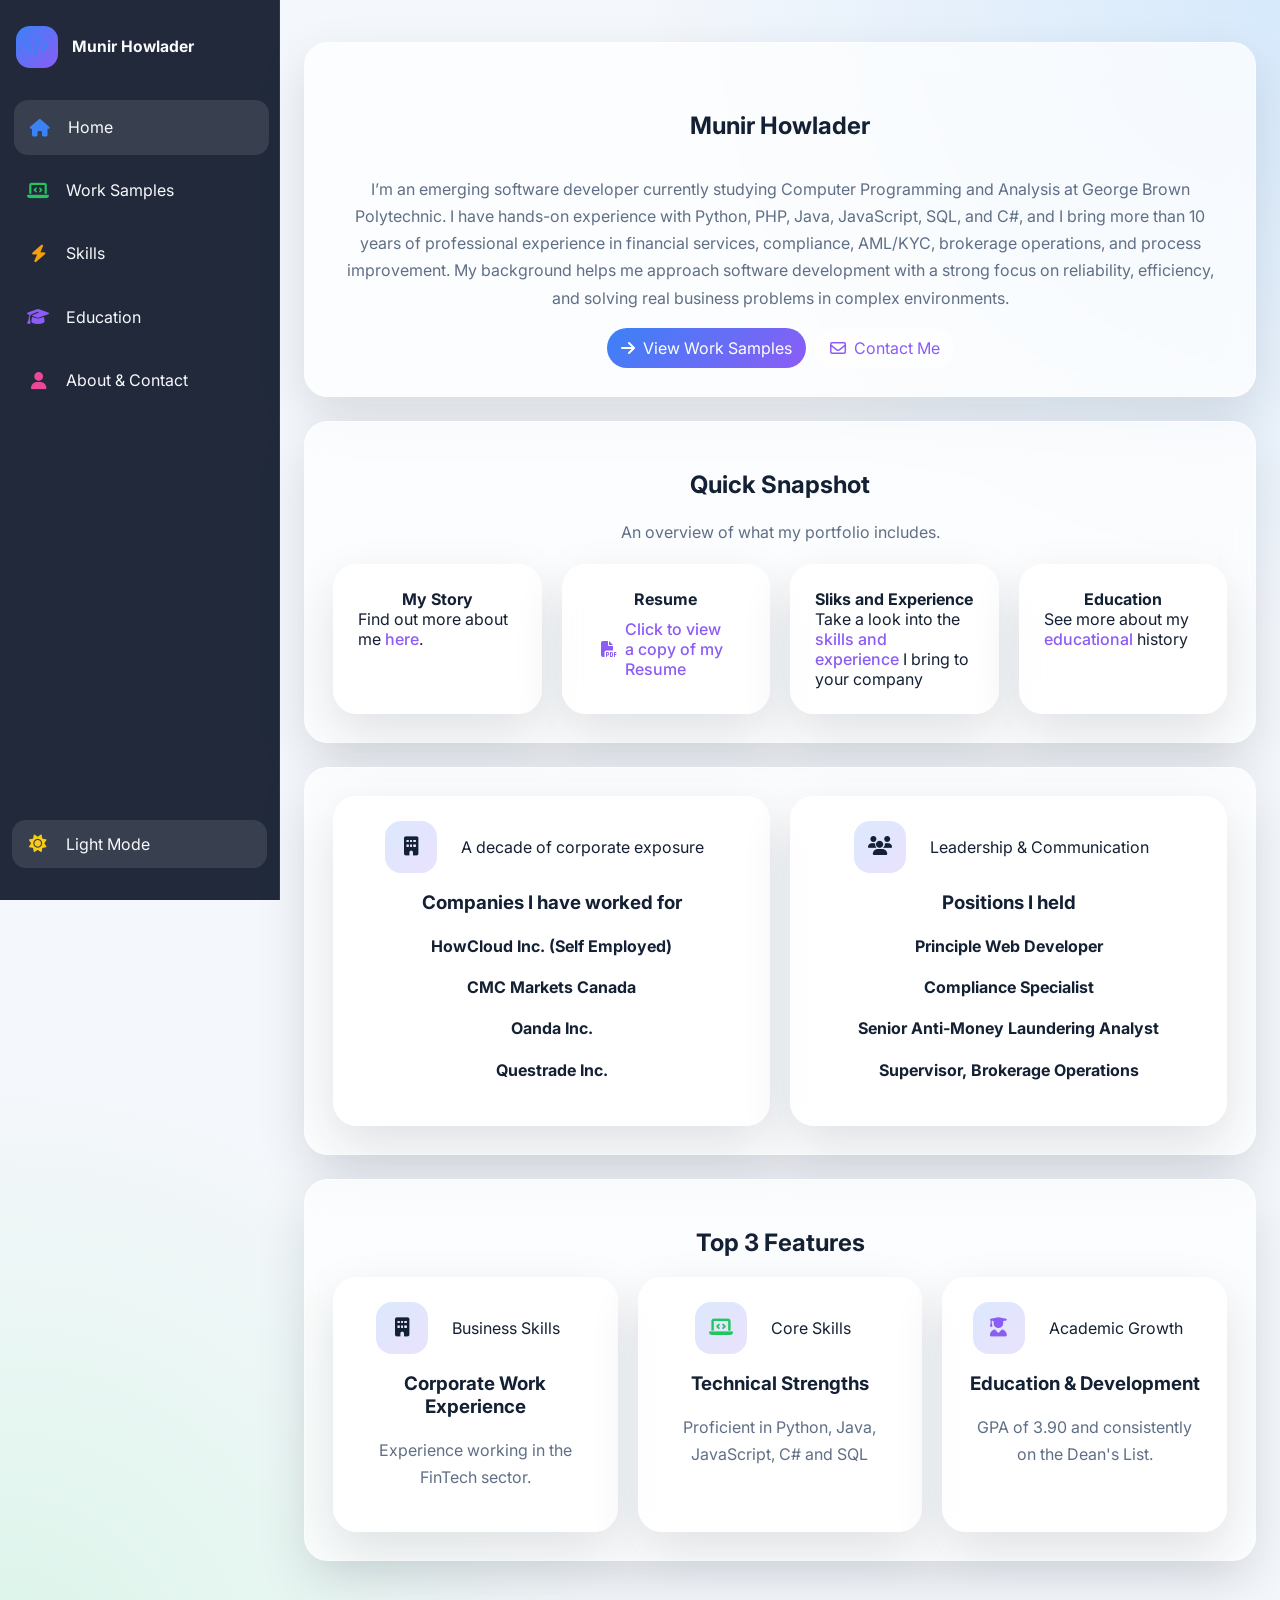
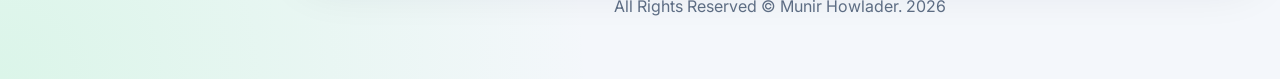
<file: index.html>
<!DOCTYPE html>
<html lang="en">
<head>
  <meta charset="UTF-8">
  <meta name="viewport" content="width=device-width, initial-scale=1.0">
  <title>Portfolio | Home</title>
  <link rel="preconnect" href="https://fonts.googleapis.com">
  <link rel="preconnect" href="https://fonts.gstatic.com" crossorigin>
  <link href="https://fonts.googleapis.com/css2?family=Inter:wght@400;500;600;700;800&display=swap" rel="stylesheet">
  <link rel="stylesheet" href="https://cdnjs.cloudflare.com/ajax/libs/font-awesome/6.5.2/css/all.min.css">
  <link rel="stylesheet" href="styles.css">
</head>
<body>
  <div class="page-shell">
    <aside class="sidebar">
      <div class="brand">
        <div class="brand-badge"><i class="fa-solid fa-code"></i></div>
        <div class="brand-text">
          <strong>Munir Howlader</strong>
          
        </div>
      </div>
      <ul class="nav-menu">
        <li class="nav-item"><a class="nav-link active" href="index.html"><i class="fa-solid fa-house"></i><span class="nav-label">Home</span></a></li>
        <li class="nav-item"><a class="nav-link" href="work-sample.html"><i class="fa-solid fa-laptop-code"></i><span class="nav-label">Work Samples</span></a></li>
        <li class="nav-item"><a class="nav-link" href="skills.html"><i class="fa-solid fa-bolt"></i><span class="nav-label">Skills</span></a></li>
        <li class="nav-item"><a class="nav-link" href="education.html"><i class="fa-solid fa-graduation-cap"></i><span class="nav-label">Education</span></a></li>
        <li class="nav-item"><a class="nav-link" href="aboutme.html"><i class="fa-solid fa-user"></i><span class="nav-label">About & Contact</span></a></li>
      </ul>
  
    <div class="theme-wrap">
    <button class="theme-toggle" type="button" onclick="toggleTheme()" aria-label="Toggle theme">
        <i class="fa-solid fa-sun"></i>
        <span class="theme-label">Toggle Theme</span>
    </button>
    </div>
        </aside>

    <main class="page-content">
      <div class="container">
        <section class="hero reveal">
          <div class="kicker"><i class="fa-solid fa-sparkles"></i> </div>
          <h1 class="gradient-text">Munir Howlader</h1>
          <p>I’m an emerging software developer currently studying Computer Programming and Analysis at George Brown Polytechnic. I have hands-on experience with Python, PHP, Java, JavaScript, SQL, and C#, and I bring more than 10 years of professional experience in financial services, compliance, AML/KYC, brokerage operations, and process improvement. My background helps me approach software development with a strong focus on reliability, efficiency, and solving real business problems in complex environments.</p>
          <div class="cta-row">
            <a class="btn btn-primary" href="work-sample.html"><i class="fa-solid fa-arrow-right"></i> View Work Samples</a>
            <a class="btn btn-secondary" href="aboutme.html"><i class="fa-regular fa-envelope"></i> Contact Me</a>
          </div>
        </section>

        <section class="section reveal delay-1">
          <div class="section-header">
            <h2>Quick Snapshot</h2>
            <p class="muted">An overview of what my portfolio includes.</p>
          </div>
          <div class="quick-stats">
            <article class="stat-card">
              <strong>My Story</strong>
              <span>Find out more about me <a href="aboutme.html">here</a>.</span>
            </article>
            <article class="stat-card">
              <strong>Resume</strong>
              <a class="btn btn-secondary" href="files/resume.pdf" target="_blank">
            <i class="fa-solid fa-file-pdf"></i> Click to view a copy of my Resume
            </a> 
            </article>
            <article class="stat-card">
              <strong>Sliks and Experience</strong>
              <span>Take a look into the <a href="skills.html">skills and experience</a> I bring to your company</span>
            </article>

            <article class="stat-card">
              <strong>Education</strong>
              <span>See more about my <a href="education.html">educational</a> history</span>
            </article>
          </div>
        </section>

        <section class="section two-col reveal delay-2">
          <article class="panel info-card">
            <div class="card-top">
              <div class="icon-box floaty"><i class="fa-solid fa-building"></i></div>
              <span class="chip">A decade of corporate exposure</span>
            </div>
            <h3>Companies I have worked for</h3>
            <h4>HowCloud Inc. (Self Employed)</h4>
            <h4>CMC Markets Canada</h4>
            <h4>Oanda Inc.</h4>
            <h4>Questrade Inc.</h4>            
          </article>

          <article class="panel info-card">
            <div class="card-top">
              <div class="icon-box floaty"><i class="fa-solid fa-users"></i></div>
              <span class="chip">Leadership & Communication </span>
            </div>
            <h3>Positions I held</h3>
            <h4>Principle Web Developer</h4>
            <h4>Compliance Specialist</h4>
            <h4>Senior Anti-Money Laundering Analyst</h4>
            <h4>Supervisor, Brokerage Operations</h4>  
          </article>
        </section>

        <section class="section reveal delay-3">
          <div class="section-header">
            <h2>Top 3 Features</h2>
             </div>
          <div class="card-grid">
            <article class="project-card">
              <div class="card-top">
                <div class="icon-box"><i class="fa-solid fa-building"></i></div>
                <span class="chip">Business Skills</span>
              </div>
              <h3>Corporate Work Experience</h3>
              <p>Experience working in the FinTech sector.</p>
            </article>
            <article class="project-card">
              <div class="card-top">
                <div class="icon-box"><i class="fa-solid fa-laptop-code"></i></div>
                <span class="chip">Core Skills</span>
              </div>
              <h3>Technical Strengths</h3>
              <p>Proficient in Python, Java, JavaScript, C# and SQL</p>
            </article>
            <article class="project-card">
              <div class="card-top">
                <div class="icon-box"><i class="fa-solid fa-user-graduate"></i></div>
                <span class="chip">Academic Growth</span>
              </div>
              <h3>Education & Development</h3>
              <p>GPA of 3.90 and consistently on the Dean's List.</p>
            </article>
          </div>
        </section>

        <p class="footer-note">All Rights Reserved &copy; Munir Howlader. 2026</p>
      </div>
    </main>
  </div>


<script src="script.js"></script>
</body>
</html>
</file>
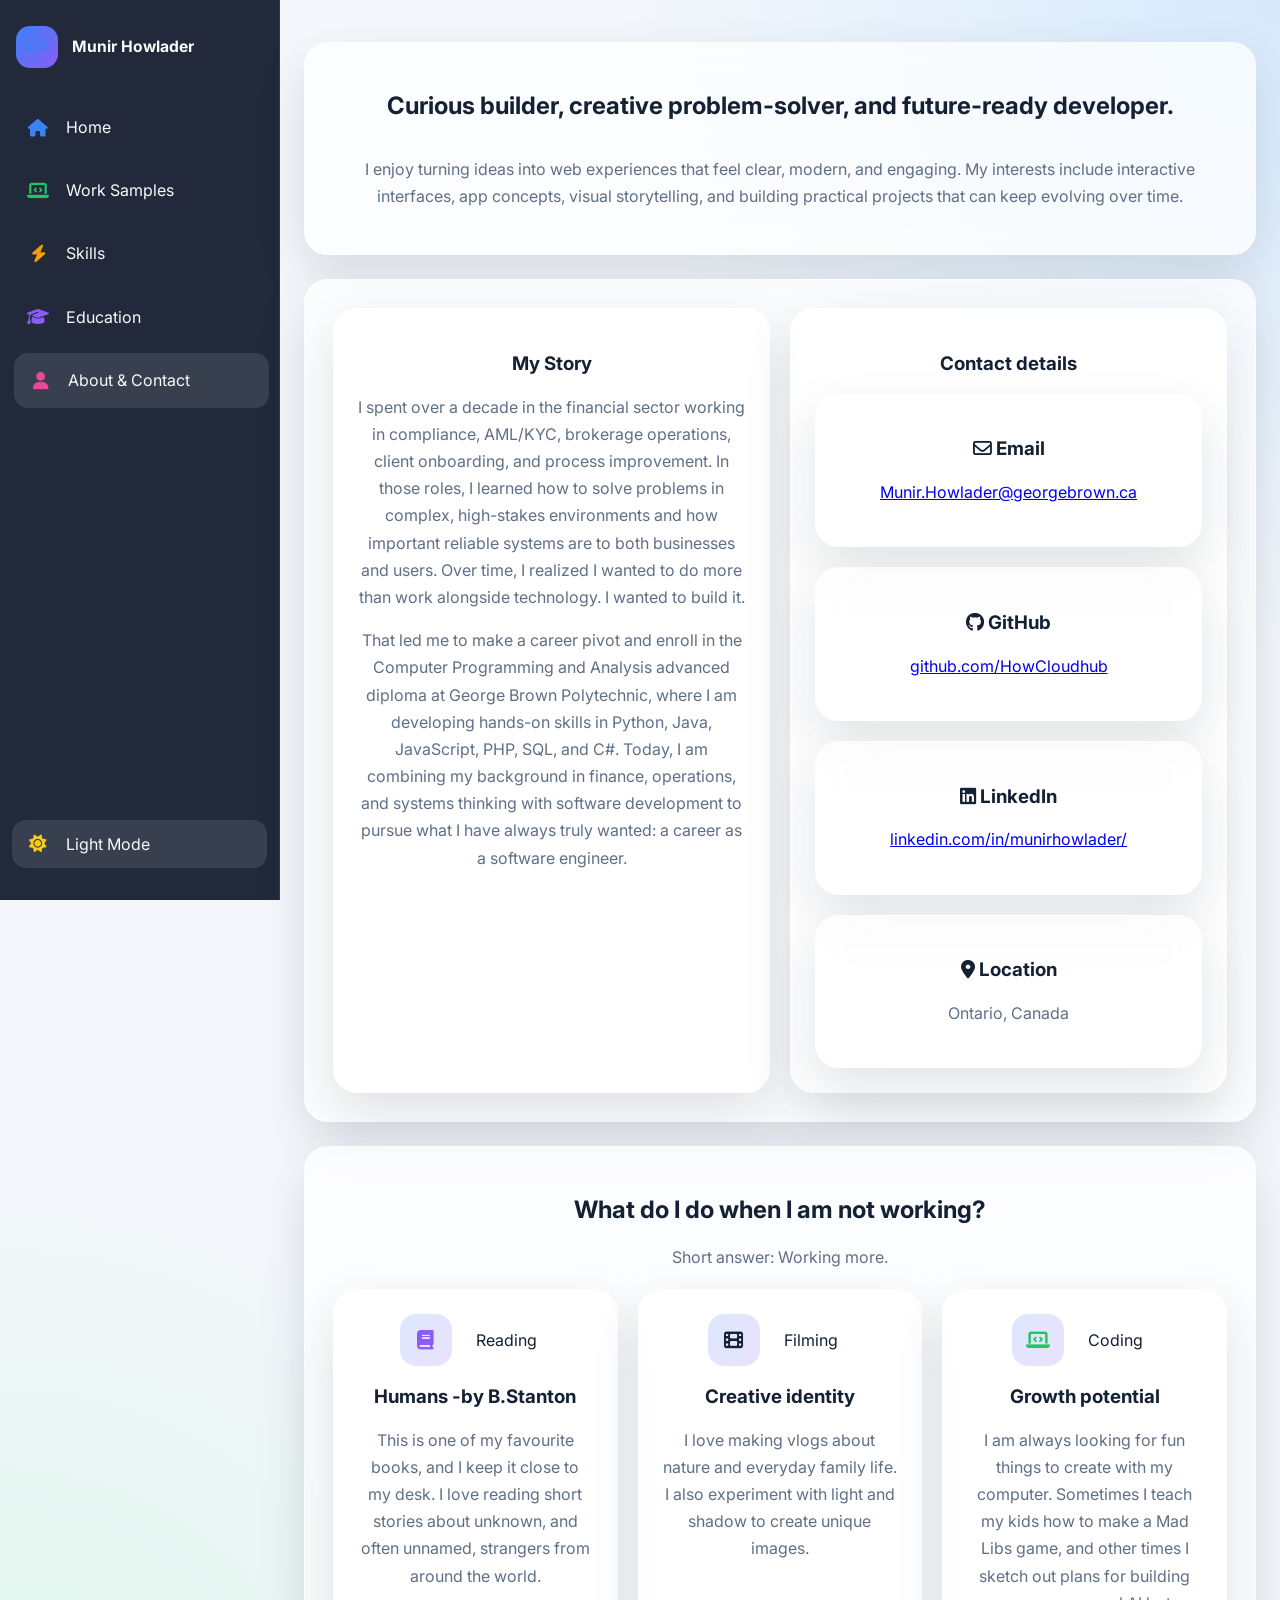
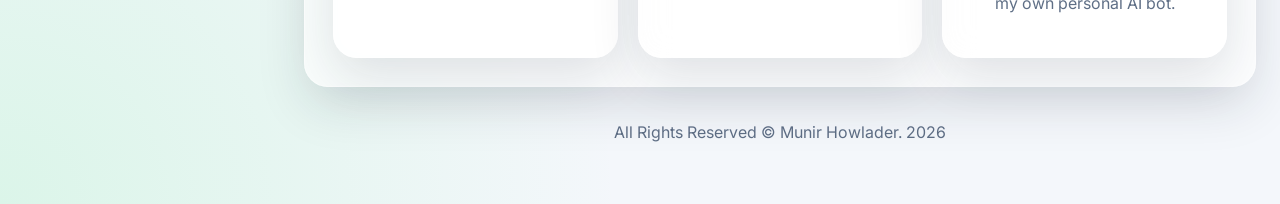
<file: aboutme.html>
<!DOCTYPE html>
<html lang="en">
<head>
  <meta charset="UTF-8">
  <meta name="viewport" content="width=device-width, initial-scale=1.0">
  <title>Portfolio | About Me</title>
  <link rel="preconnect" href="https://fonts.googleapis.com">
  <link rel="preconnect" href="https://fonts.gstatic.com" crossorigin>
  <link href="https://fonts.googleapis.com/css2?family=Inter:wght@400;500;600;700;800&display=swap" rel="stylesheet">
  <link rel="stylesheet" href="https://cdnjs.cloudflare.com/ajax/libs/font-awesome/6.5.2/css/all.min.css">
  <link rel="stylesheet" href="styles.css">
</head>
<body>
  <aside class="sidebar">
    <div class="brand">
      <div class="brand-badge"><i class="fa-solid fa-code"></i></div>
      <div class="brand-text">
        <strong>Munir Howlader</strong>
              </div>
    </div>
    <ul class="nav-menu">
      <li class="nav-item"><a class="nav-link" href="index.html"><i class="fa-solid fa-house"></i><span class="nav-label">Home</span></a></li>
      <li class="nav-item"><a class="nav-link" href="work-sample.html"><i class="fa-solid fa-laptop-code"></i><span class="nav-label">Work Samples</span></a></li>
      <li class="nav-item"><a class="nav-link" href="skills.html"><i class="fa-solid fa-bolt"></i><span class="nav-label">Skills</span></a></li>
      <li class="nav-item"><a class="nav-link" href="education.html"><i class="fa-solid fa-graduation-cap"></i><span class="nav-label">Education</span></a></li>
      <li class="nav-item"><a class="nav-link active" href="aboutme.html"><i class="fa-solid fa-user"></i><span class="nav-label">About & Contact</span></a></li>
    </ul>

    <div class="theme-wrap">
    <button class="theme-toggle" type="button" onclick="toggleTheme()" aria-label="Toggle theme">
        <i class="fa-solid fa-sun"></i>
        <span class="theme-label">Toggle Theme</span>
    </button>
    </div>
    </aside>

  <main class="page-content">
    <div class="container">
      <section class="hero reveal">
        <h1 class="gradient-text">Curious builder, creative problem-solver, and future-ready developer.</h1>
        <p>I enjoy turning ideas into web experiences that feel clear, modern, and engaging. My interests include interactive interfaces, app concepts, visual storytelling, and building practical projects that can keep evolving over time.</p>
      </section>

      <section class="section two-col reveal delay-1">
        <article class="panel info-card">
          <h3>My Story</h3>
          <p>I spent over a decade in the financial sector working in compliance, AML/KYC, brokerage operations, client onboarding, and process improvement. In those roles, I learned how to solve problems in complex, high-stakes environments and how important reliable systems are to both businesses and users. Over time, I realized I wanted to do more than work alongside technology. I wanted to build it.</p> 
          <p>That led me to make a career pivot and enroll in the Computer Programming and Analysis advanced diploma at George Brown Polytechnic, where I am developing hands-on skills in Python, Java, JavaScript, PHP, SQL, and C#. Today, I am combining my background in finance, operations, and systems thinking with software development to pursue what I have always truly wanted: a career as a software engineer.</p>
          <!-- <ul class="list-clean">
            <li><i class="fa-solid fa-arrow-right"></i><span>Interested in front-end development and user experience</span></li>
            <li><i class="fa-solid fa-arrow-right"></i><span>Enjoy creating portfolio-ready project concepts</span></li>
            <li><i class="fa-solid fa-arrow-right"></i><span>Focused on building a clean professional online presence</span></li>
          </ul> -->
        </article>

        <article class="panel info-card">
          <h3>Contact details</h3>
          <div class="contact-grid">
            <div class="contact-card">
              <h3><i class="fa-regular fa-envelope"></i> Email</h3>
              <p><a href="mailto:Munir.Howlader@georgebrown.ca">Munir.Howlader@georgebrown.ca
</a></p>
            </div>
            <div class="contact-card">
              <h3><i class="fa-brands fa-github"></i> GitHub</h3>
              <p><a href="https://github.com/HowCloudhub" target="_blank">github.com/HowCloudhub</a></p>
            </div>
            <div class="contact-card">
              <h3><i class="fa-brands fa-linkedin"></i> LinkedIn</h3>
              <p><a href="https://www.linkedin.com/in/munirhowlader/" target="_blank">linkedin.com/in/munirhowlader/</a></p>
            </div>
            <div class="contact-card">
              <h3><i class="fa-solid fa-location-dot"></i> Location</h3>
              <p>Ontario, Canada</p>
            </div>
          </div>
        </article>
      </section>

      <section class="section reveal delay-2">
        <div class="section-header">
          <h2>What do I do when I am not working?</h2>
          <p class="muted">Short answer: Working more.</p>
        </div>
        <div class="card-grid">
          <article class="info-card">
            <div class="card-top"><div class="icon-box"><i class="fa-solid fa-book"></i></div><span class="chip">Reading</span></div>
            <h3>Humans -by B.Stanton</h3>
            <p>This is one of my favourite books, and I keep it close to my desk. I love reading short stories about unknown, and often unnamed, strangers from around the world.</p>
          </article>
          <article class="info-card">
            <div class="card-top"><div class="icon-box"><i class="fa-solid fa-film"></i></div><span class="chip">Filming</span></div>
            <h3>Creative identity</h3>
            <p>I love making vlogs about nature and everyday family life. I also experiment with light and shadow to create unique images.</p>
          </article>
          <article class="info-card">
            <div class="card-top"><div class="icon-box"><i class="fa-solid fa-laptop-code"></i></div><span class="chip">Coding</span></div>
            <h3>Growth potential</h3>
            <p>I am always looking for fun things to create with my computer. Sometimes I teach my kids how to make a Mad Libs game, and other times I sketch out plans for building my own personal AI bot.</p>
          </article>
        </div>
      </section>

      <p class="footer-note">All Rights Reserved &copy; Munir Howlader. 2026 </p>
    </div>
  </main>

<script src="script.js"></script>
</body>
</html>
</file>
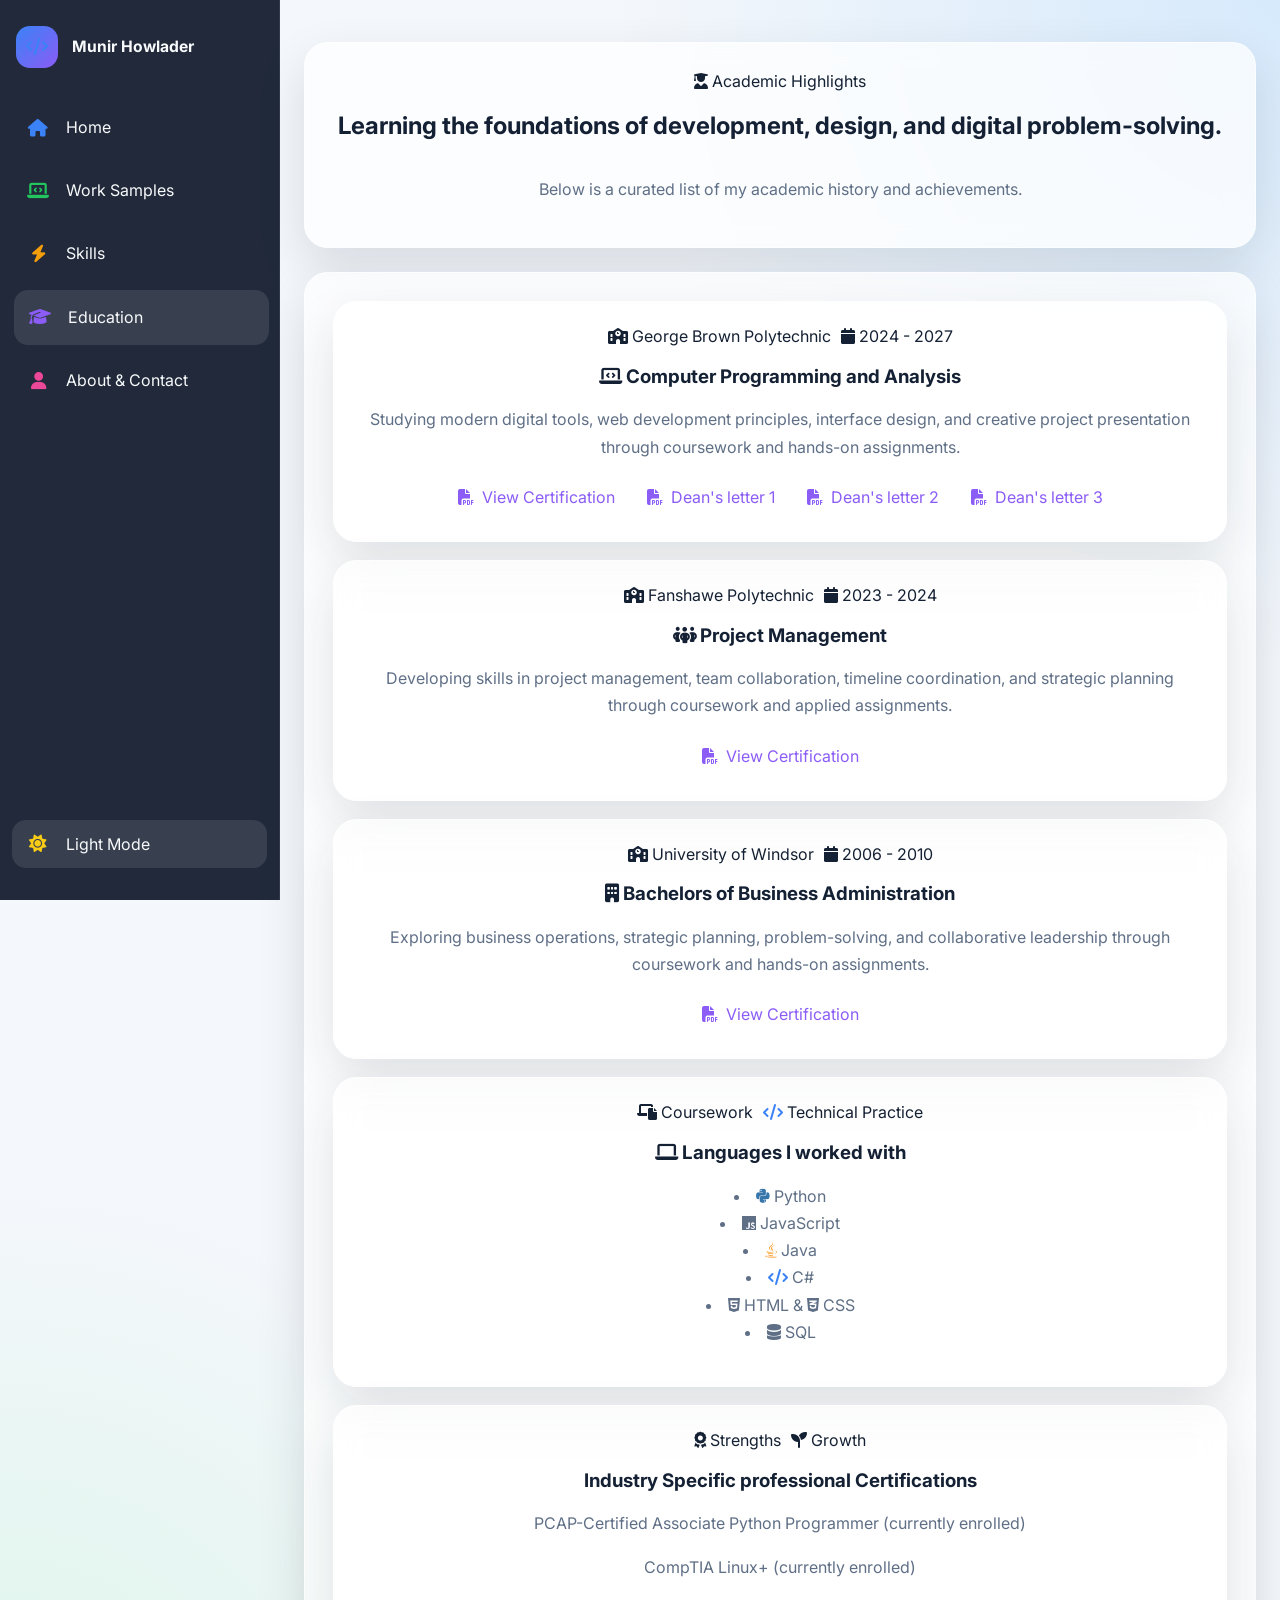
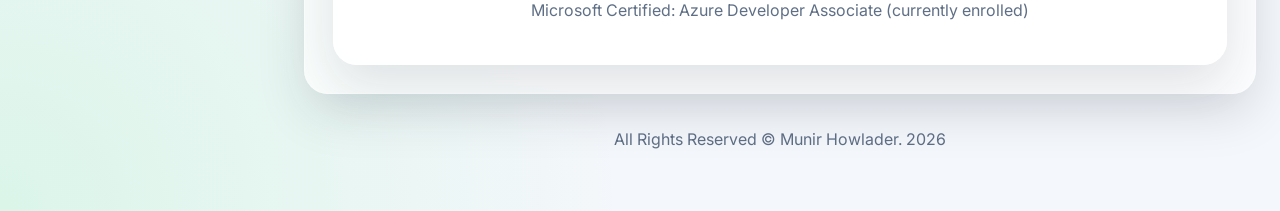
<file: education.html>
<!DOCTYPE html>
<html lang="en">
<head>
  <meta charset="UTF-8">
  <meta name="viewport" content="width=device-width, initial-scale=1.0">
  <title>Portfolio | Education</title>
  <link rel="preconnect" href="https://fonts.googleapis.com">
  <link rel="preconnect" href="https://fonts.gstatic.com" crossorigin>
  <link href="https://fonts.googleapis.com/css2?family=Inter:wght@400;500;600;700;800&display=swap" rel="stylesheet">
  <link rel="stylesheet" href="https://cdnjs.cloudflare.com/ajax/libs/font-awesome/6.5.2/css/all.min.css">
  <link rel="stylesheet" href="styles.css">
</head>
<body>
  <aside class="sidebar">
    <div class="brand">
      <div class="brand-badge"><i class="fa-solid fa-code"></i></div>
      <div class="brand-text">
        <strong>Munir Howlader</strong>
        
      </div>
    </div>
    <ul class="nav-menu">
      <li class="nav-item"><a class="nav-link" href="index.html"><i class="fa-solid fa-house"></i><span class="nav-label">Home</span></a></li>
      <li class="nav-item"><a class="nav-link" href="work-sample.html"><i class="fa-solid fa-laptop-code"></i><span class="nav-label">Work Samples</span></a></li>
      <li class="nav-item"><a class="nav-link" href="skills.html"><i class="fa-solid fa-bolt"></i><span class="nav-label">Skills</span></a></li>
      <li class="nav-item"><a class="nav-link active" href="education.html"><i class="fa-solid fa-graduation-cap"></i><span class="nav-label">Education</span></a></li>
      <li class="nav-item"><a class="nav-link" href="aboutme.html"><i class="fa-solid fa-user"></i><span class="nav-label">About & Contact</span></a></li>
    </ul>

    <div class="theme-wrap">
    <button class="theme-toggle" type="button" onclick="toggleTheme()" aria-label="Toggle theme">
        <i class="fa-solid fa-sun"></i>
        <span class="theme-label">Toggle Theme</span>
    </button>
    </div>
    </aside>

 <main class="page-content">
    <div class="container">
      <section class="hero reveal">
        <div class="kicker"><i class="fa-solid fa-user-graduate"></i> Academic Highlights</div>
        <h1 class="gradient-text">Learning the foundations of development, design, and digital problem-solving.</h1>
        <p>Below is a curated list of my academic history and achievements.</p>
      </section>

      <section class="section reveal delay-1">
        <div class="timeline">
          <article class="timeline-item">
            <div class="timeline-meta">
              <span><i class="fa-solid fa-school"></i> George Brown Polytechnic</span>
              <span><i class="fa-solid fa-calendar"></i> 2024 - 2027</span>
            </div>
            <h3><i class="fa-solid fa-laptop-code"></i> Computer Programming and Analysis</h3>
            <p>Studying modern digital tools, web development principles, interface design, and creative project presentation through coursework and hands-on assignments.</p>
            <a class="btn btn-secondary" href="files/bba.pdf" target="_blank">
            <i class="fa-solid fa-file-pdf"></i> View Certification
            </a>
            <a class="btn btn-secondary" href="files/Dean_letter_Fall 2024.pdf" target="_blank">
            <i class="fa-solid fa-file-pdf"></i> Dean's letter 1
            </a>
                <a class="btn btn-secondary" href="files/Dean_letter_winter 2025.pdf" target="_blank">
            <i class="fa-solid fa-file-pdf"></i> Dean's letter 2
            </a>
                <a class="btn btn-secondary" href="files/Dean_letter_Fall 2025.pdf" target="_blank">
            <i class="fa-solid fa-file-pdf"></i> Dean's letter 3
            </a>
          </article>
          <article class="timeline-item">
            <div class="timeline-meta">
              <span><i class="fa-solid fa-school"></i> Fanshawe Polytechnic</span>
              <span><i class="fa-solid fa-calendar"></i> 2023 - 2024</span>
            </div>
            <h3><i class="fa-solid fa-people-group"></i> Project Management</h3>
            <p>Developing skills in project management, team collaboration, timeline coordination, and strategic planning through coursework and applied assignments.</p>
            <a class="btn btn-secondary" href="files/Fanshawe.pdf" target="_blank">
            <i class="fa-solid fa-file-pdf"></i> View Certification
            </a>            
          </article>
          <article class="timeline-item">
            <div class="timeline-meta">
              <span><i class="fa-solid fa-school"></i> University of Windsor</span>
              <span><i class="fa-solid fa-calendar"></i> 2006 - 2010</span>
            </div>
            <h3><i class="fa-solid fa-building"></i> Bachelors of Business Administration</h3>
            <p>Exploring business operations, strategic planning, problem-solving, and collaborative leadership through coursework and hands-on assignments.</p>
            <a class="btn btn-secondary" href="files/bba.pdf" target="_blank">
            <i class="fa-solid fa-file-pdf"></i> View Certification
            </a>            
          </article>
          <article class="timeline-item">
            <div class="timeline-meta">
              <span><i class="fa-solid fa-laptop-file"></i> Coursework</span>
              <span><i class="fa-solid fa-code"></i> Technical Practice</span>
            </div>
            <h3><i class="fa-solid fa-laptop"></i> Languages I worked with</h3>
            <ul>
              <li><i class="fa-brands fa-python"></i> Python</li>
              <li><i class="fa-brands fa-js"></i> JavaScript</li>
              <li><i class="fa-brands fa-java"></i> Java</li>
              <li><i class="fa-solid fa-code"></i> C#</li>
              <li><i class="fa-brands fa-html5"></i> HTML & <i class="fa-brands fa-css3-alt"></i> CSS</li>
              <li><i class="fa-solid fa-database"></i> SQL</li>
            </ul>
          </article>
          <article class="timeline-item">
            <div class="timeline-meta">
              <span><i class="fa-solid fa-award"></i> Strengths</span>
              <span><i class="fa-solid fa-seedling"></i> Growth</span>
            </div>
            <h3>Industry Specific professional Certifications</h3>
            <p>PCAP-Certified Associate Python Programmer (currently enrolled)</p>
            <p>CompTIA Linux+ (currently enrolled)</p>
            <p>Microsoft Certified: Azure Developer Associate (currently enrolled)</p>
          </article>
        </div>
      </section>

      <!-- <section class="section reveal delay-2">
        <div class="card-grid">
          <article class="info-card">
            <div class="card-top"><div class="icon-box"><i class="fa-solid fa-medal"></i></div><span class="chip">Achievement</span></div>
            <h3>Portfolio-ready presentation</h3>
            <p>Learned how to turn classroom exercises into polished, visually consistent work that communicates both technical effort and professional potential.</p>
          </article>
          <article class="info-card">
            <div class="card-top"><div class="icon-box"><i class="fa-solid fa-book"></i></div><span class="chip">Learning</span></div>
            <h3>Continuous improvement</h3>
            <p>Focused on building stronger layout skills, better code structure, and more confidence in presenting ideas clearly through web-based projects.</p>
          </article>
        </div>
      </section> -->

      <p class="footer-note">All Rights Reserved &copy; Munir Howlader. 2026</p>
    </div>
  </main>

<script src="script.js"></script>
</body>
</html>
</file>
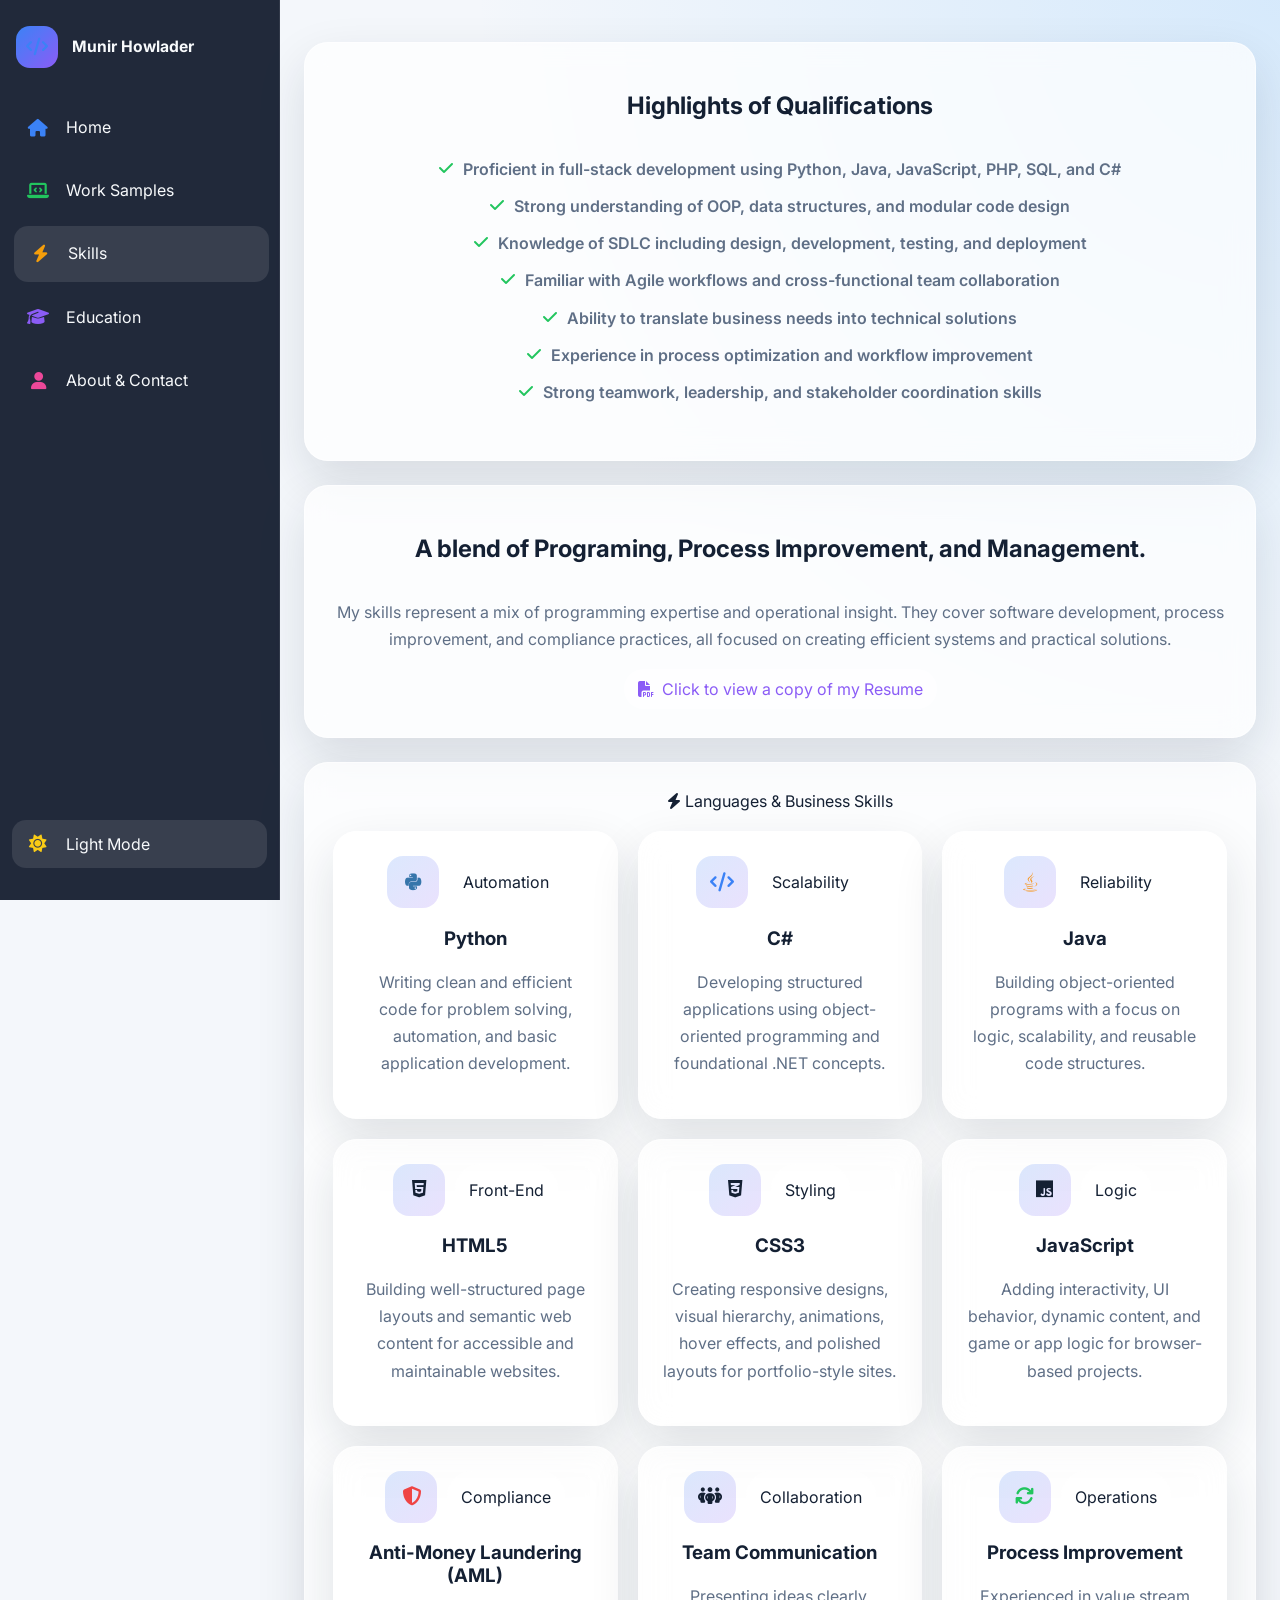
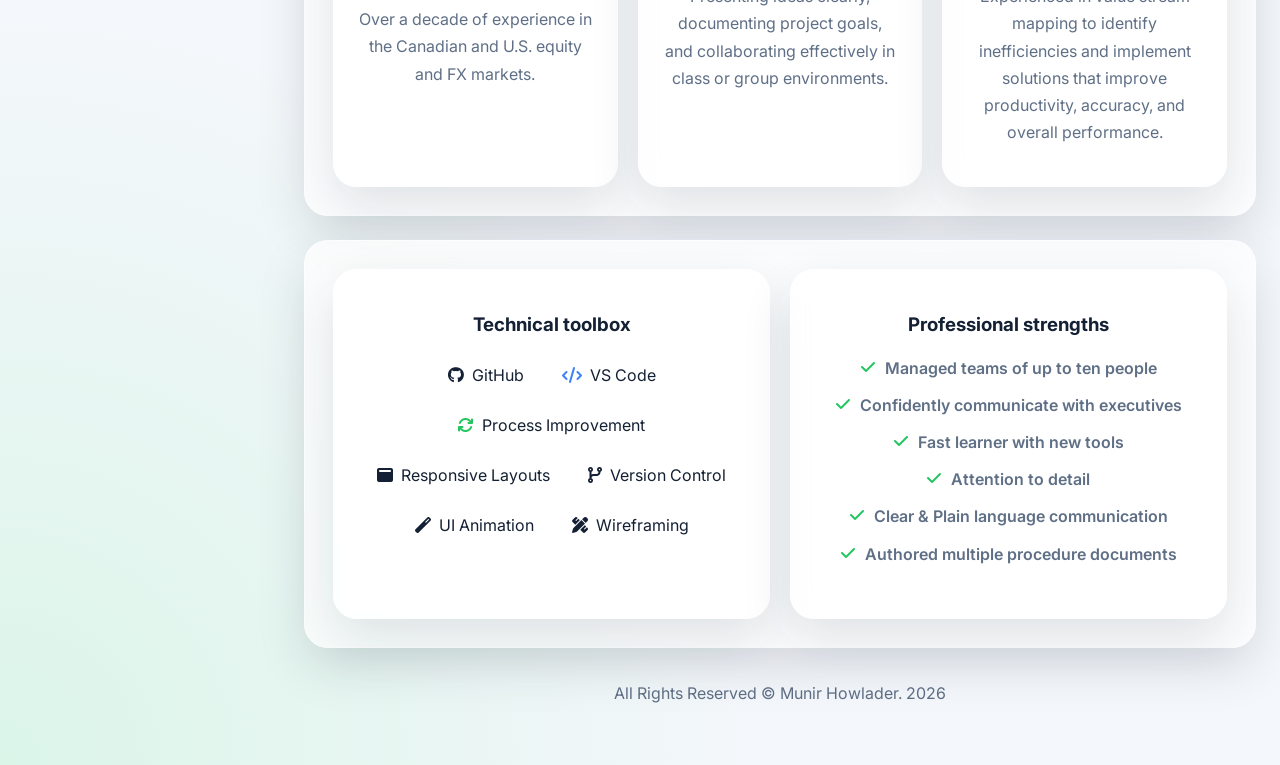
<file: skills.html>
<!DOCTYPE html>
<html lang="en">
<head>
  <meta charset="UTF-8">
  <meta name="viewport" content="width=device-width, initial-scale=1.0">
  <title>Portfolio | Skills</title>
  <link rel="preconnect" href="https://fonts.googleapis.com">
  <link rel="preconnect" href="https://fonts.gstatic.com" crossorigin>
  <link href="https://fonts.googleapis.com/css2?family=Inter:wght@400;500;600;700;800&display=swap" rel="stylesheet">
  <link rel="stylesheet" href="https://cdnjs.cloudflare.com/ajax/libs/font-awesome/6.5.2/css/all.min.css">
  <link rel="stylesheet" href="styles.css">
</head>
<body>
  <aside class="sidebar">
    <div class="brand">
      <div class="brand-badge"><i class="fa-solid fa-code"></i></div>
      <div class="brand-text">
        <strong>Munir Howlader</H1></strong>
        
      </div>
    </div>
    <ul class="nav-menu">
      <li class="nav-item"><a class="nav-link" href="index.html"><i class="fa-solid fa-house"></i><span class="nav-label">Home</span></a></li>
      <li class="nav-item"><a class="nav-link" href="work-sample.html"><i class="fa-solid fa-laptop-code"></i><span class="nav-label">Work Samples</span></a></li>
      <li class="nav-item"><a class="nav-link active" href="skills.html"><i class="fa-solid fa-bolt"></i><span class="nav-label">Skills</span></a></li>
      <li class="nav-item"><a class="nav-link" href="education.html"><i class="fa-solid fa-graduation-cap"></i><span class="nav-label">Education</span></a></li>
      <li class="nav-item"><a class="nav-link" href="aboutme.html"><i class="fa-solid fa-user"></i><span class="nav-label">About & Contact</span></a></li>
    </ul>

    <div class="theme-wrap">
    <button class="theme-toggle" type="button" onclick="toggleTheme()" aria-label="Toggle theme">
        <i class="fa-solid fa-sun"></i>
        <span class="theme-label">Toggle Theme</span>
    </button>
    </div>
      </aside>

  <main class="page-content">
    <div class="container">
        <section class="hero reveal">
        <h1 class="gradient-text">Highlights of Qualifications</h1>
        <ul class="list-clean">
          <li><i class="fa-solid fa-check"></i><span>Proficient in full-stack development using Python, Java, JavaScript, PHP, SQL, and C#</span></li>
          <li><i class="fa-solid fa-check"></i><span>Strong understanding of OOP, data structures, and modular code design</span></li>
          <li><i class="fa-solid fa-check"></i><span>Knowledge of SDLC including design, development, testing, and deployment</span></li>
          <li><i class="fa-solid fa-check"></i><span>Familiar with Agile workflows and cross-functional team collaboration</span></li>
          <li><i class="fa-solid fa-check"></i><span>Ability to translate business needs into technical solutions</span></li>
          <li><i class="fa-solid fa-check"></i><span>Experience in process optimization and workflow improvement</span></li>
          <li><i class="fa-solid fa-check"></i><span>Strong teamwork, leadership, and stakeholder coordination skills</span></li>
        </ul>
      </section>
      <section class="hero reveal">
        <h1 class="gradient-text">A blend of Programing, Process Improvement, and Management.</h1>
        <p>My skills represent a mix of programming expertise and operational insight. They cover software development, process improvement, and compliance practices, all focused on creating efficient systems and practical solutions.</p>
        <a class="btn btn-secondary resume-btn" href="files/resume.pdf" target="_blank">
          <i class="fa-solid fa-file-pdf"></i> Click to view a copy of my Resume
        </a>
      </section>

      <section class="section reveal delay-1">
        <div class="kicker"><i class="fa-solid fa-bolt"></i> Languages & Business Skills</div>
        <br>
        <div class="card-grid">
          <article class="skill-card">
            <div class="card-top">
            <div class="icon-box"><i class="fa-brands fa-python"></i></div>
            <span class="chip">Automation</span>
            </div>
            <h3>Python</h3>
            <p>Writing clean and efficient code for problem solving, automation, and basic application development.</p>
          </article>
          <article class="skill-card">
            <div class="card-top">
              <div class="icon-box"><i class="fa-solid fa-code"></i></div>
              <span class="chip">Scalability</span>
            </div>
            <h3>C#</h3>
            <p>Developing structured applications using object-oriented programming and foundational .NET concepts.</p>
          </article>
          <article class="skill-card">
            <div class="card-top">
              <div class="icon-box"><i class="fa-brands fa-java"></i></div>
              <span class="chip">Reliability</span>
            </div>
            <h3>Java</h3>
            <p>Building object-oriented programs with a focus on logic, scalability, and reusable code structures.</p>
          </article>
          <article class="skill-card">
            <div class="card-top"><div class="icon-box"><i class="fa-brands fa-html5"></i></div><span class="chip">Front-End</span></div>
            <h3>HTML5</h3>
            <p>Building well-structured page layouts and semantic web content for accessible and maintainable websites.</p>
          </article>
          <article class="skill-card">
            <div class="card-top"><div class="icon-box"><i class="fa-brands fa-css3-alt"></i></div><span class="chip">Styling</span></div>
            <h3>CSS3</h3>
            <p>Creating responsive designs, visual hierarchy, animations, hover effects, and polished layouts for portfolio-style sites.</p>
          </article>
          <article class="skill-card">
            <div class="card-top"><div class="icon-box"><i class="fa-brands fa-js"></i></div><span class="chip">Logic</span></div>
            <h3>JavaScript</h3>
            <p>Adding interactivity, UI behavior, dynamic content, and game or app logic for browser-based projects.</p>
          </article>
          <article class="skill-card">
            <div class="card-top">
              <div class="icon-box"><i class="fa-solid fa-shield-halved"></i></div>
              <span class="chip">Compliance</span>
            </div>
            <h3>Anti-Money Laundering (AML)</h3>
            <p>Over a decade of experience in the Canadian and U.S. equity and FX markets.</p>
          </article>
          <article class="skill-card">
            <div class="card-top"><div class="icon-box"><i class="fa-solid fa-people-group"></i></div><span class="chip">Collaboration</span></div>
            <h3>Team Communication</h3>
            <p>Presenting ideas clearly, documenting project goals, and collaborating effectively in class or group environments.</p>
          </article>
          <article class="skill-card">
            <div class="card-top">
              <div class="icon-box"><i class="fa-solid fa-arrows-rotate"></i></div>
              <span class="chip">Operations</span>
            </div>
            <h3>Process Improvement</h3>
            <p>Experienced in value stream mapping to identify inefficiencies and implement solutions that improve productivity, accuracy, and overall performance.</p>
          </article>
        </div>
      </section>

      <section class="section two-col reveal delay-2">
        <article class="panel info-card">
          <h3>Technical toolbox</h3>
          <div class="tag-row">
            <span class="tag"><i class="fa-brands fa-github"></i> GitHub</span>
            <span class="tag"><i class="fa-solid fa-code"></i> VS Code</span>
            <span class="tag"><i class="fa-solid fa-arrows-rotate"></i> Process Improvement</span>
            <span class="tag"><i class="fa-solid fa-window-maximize"></i> Responsive Layouts</span>
            <span class="tag"><i class="fa-solid fa-code-branch"></i> Version Control</span>
            <span class="tag"><i class="fa-solid fa-wand-magic"></i> UI Animation</span>
            <span class="tag"><i class="fa-solid fa-pen-ruler"></i> Wireframing</span>
          </div>
        </article>
        <article class="panel info-card">
          <h3>Professional strengths</h3>
          <ul class="list-clean">
            <li><i class="fa-solid fa-check"></i><span> Managed teams of up to ten people</span></li>
            <li><i class="fa-solid fa-check"></i><span> Confidently communicate with executives</span></li>
            <li><i class="fa-solid fa-check"></i><span> Fast learner with new tools</span></li>
            <li><i class="fa-solid fa-check"></i><span> Attention to detail</span></li>
            <li><i class="fa-solid fa-check"></i><span> Clear & Plain language communication</span></li>
            <li><i class="fa-solid fa-check"></i><span> Authored multiple procedure documents</span></li>
          </ul>
        </article>
      </section>

      <p class="footer-note">All Rights Reserved &copy; Munir Howlader. 2026</p>
    </div>
  </main>


<script src="script.js"></script>
</body>
</html>
</file>
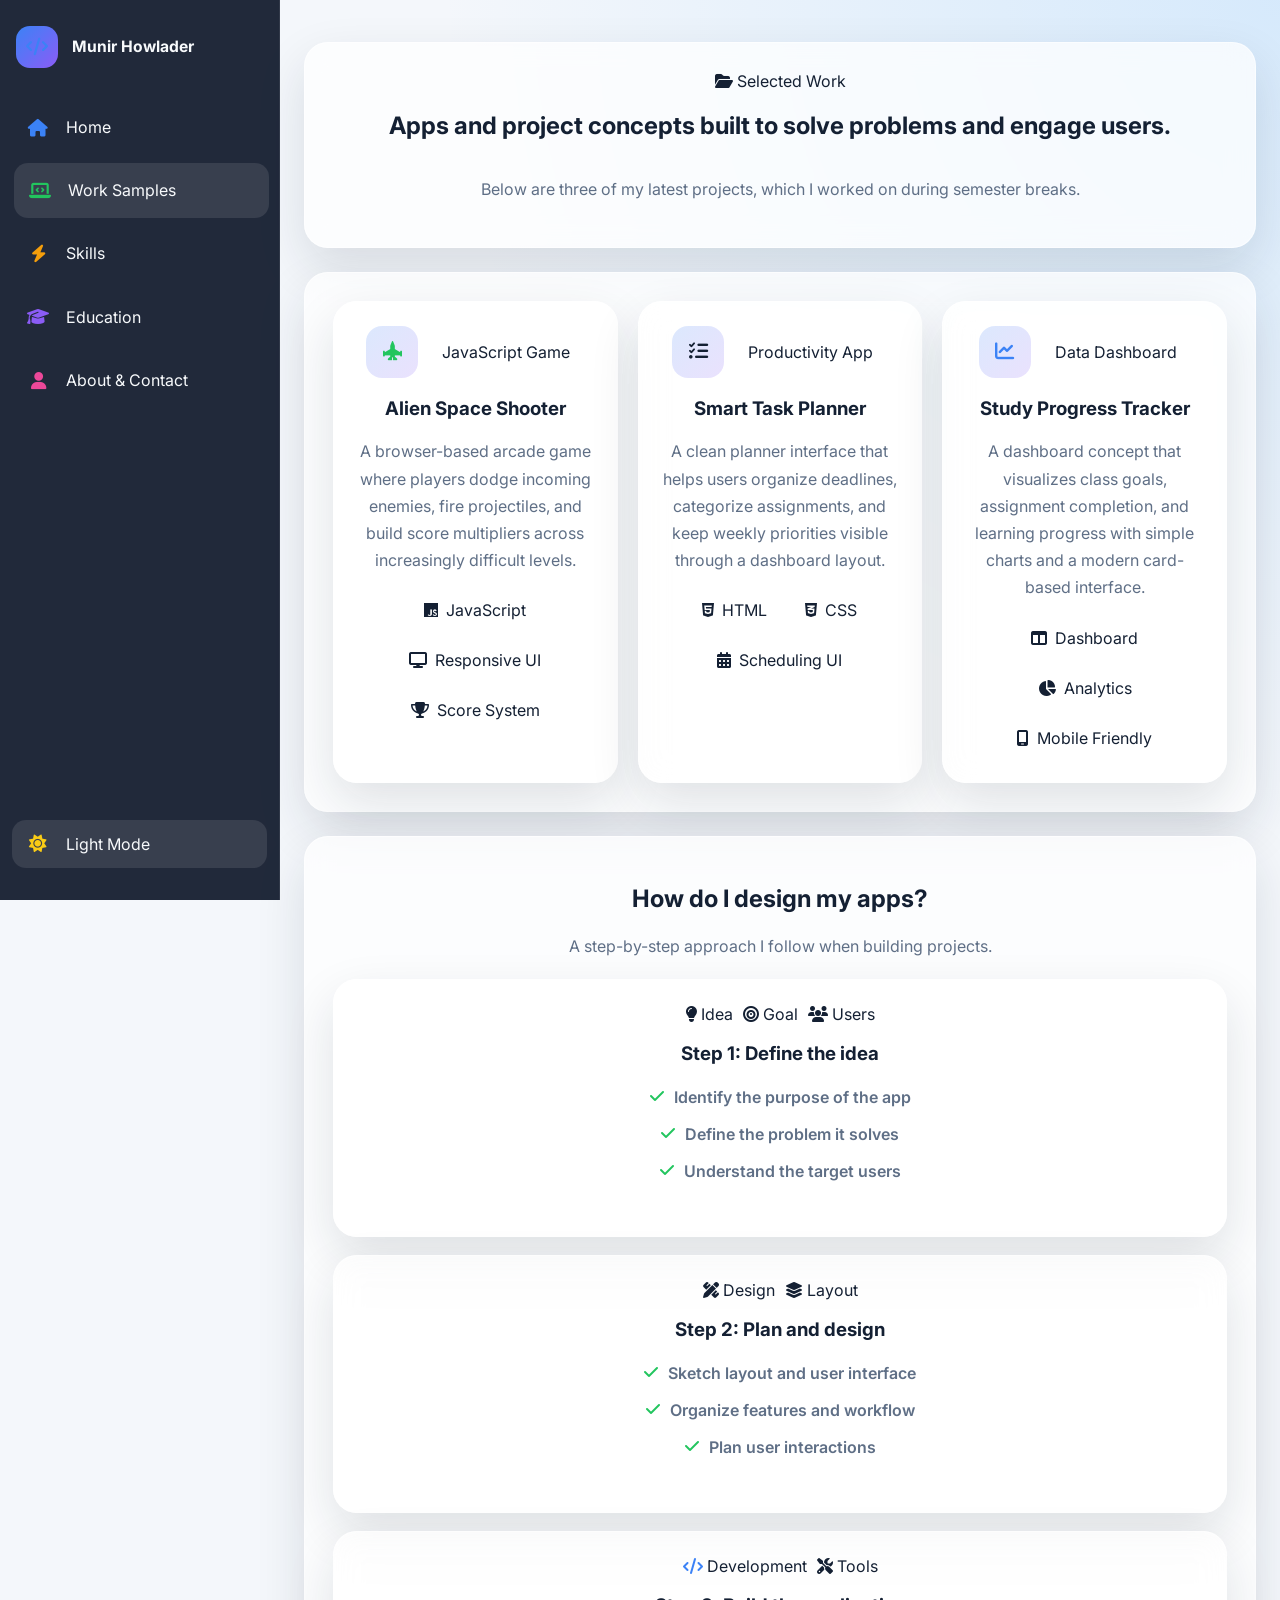
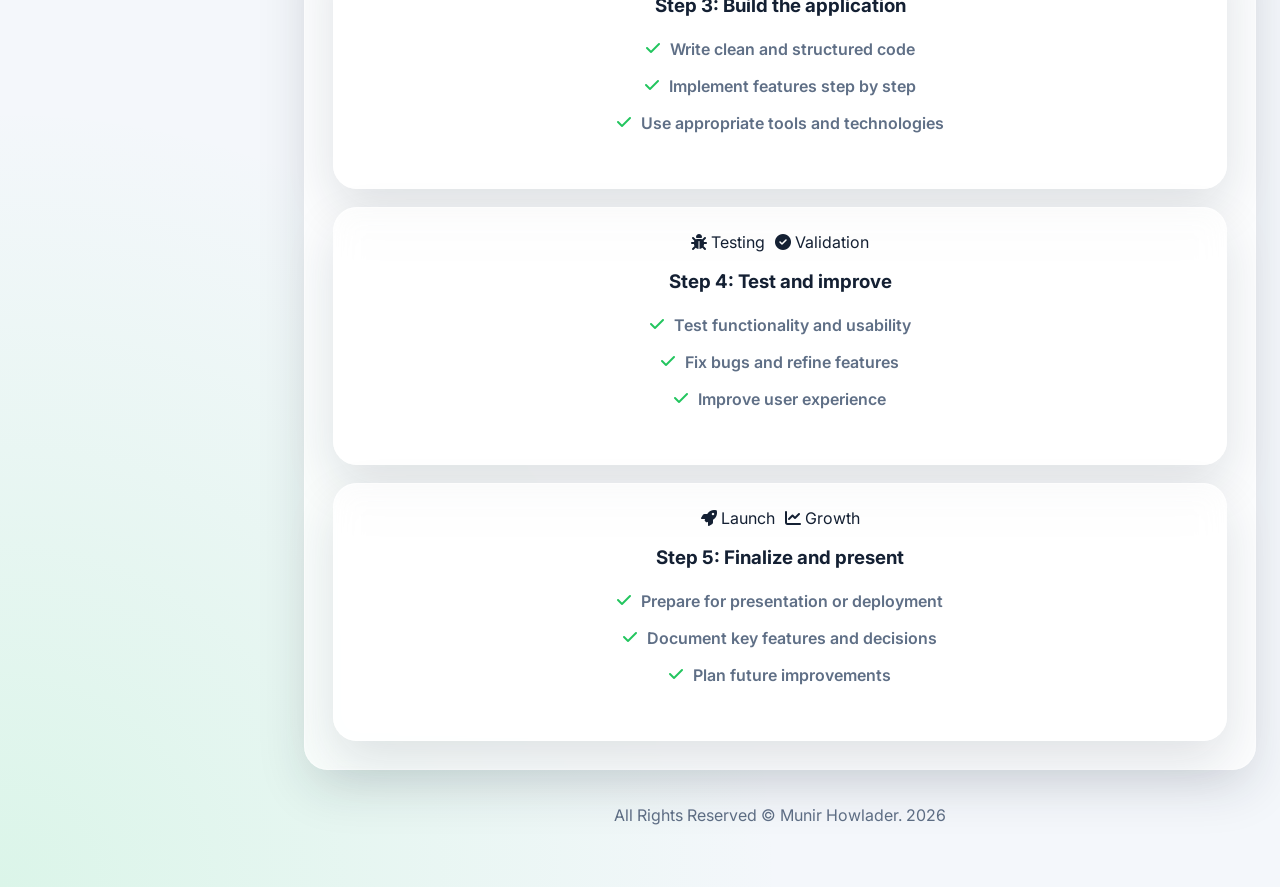
<file: work-sample.html>
<!DOCTYPE html>
<html lang="en">
<head>
  <meta charset="UTF-8">
  <meta name="viewport" content="width=device-width, initial-scale=1.0">
  <title>Portfolio | Work Samples</title>
  <link rel="preconnect" href="https://fonts.googleapis.com">
  <link rel="preconnect" href="https://fonts.gstatic.com" crossorigin>
  <link href="https://fonts.googleapis.com/css2?family=Inter:wght@400;500;600;700;800&display=swap" rel="stylesheet">
  <link rel="stylesheet" href="https://cdnjs.cloudflare.com/ajax/libs/font-awesome/6.5.2/css/all.min.css">
  <link rel="stylesheet" href="styles.css">
</head>
<body>
  <aside class="sidebar">
    <div class="brand">
      <div class="brand-badge"><i class="fa-solid fa-code"></i></div>
      <div class="brand-text">
        <strong>Munir Howlader</strong>
        
      </div>
    </div>
    <ul class="nav-menu">
      <li class="nav-item"><a class="nav-link" href="index.html"><i class="fa-solid fa-house"></i><span class="nav-label">Home</span></a></li>
      <li class="nav-item"><a class="nav-link active" href="work-sample.html"><i class="fa-solid fa-laptop-code"></i><span class="nav-label">Work Samples</span></a></li>
      <li class="nav-item"><a class="nav-link" href="skills.html"><i class="fa-solid fa-bolt"></i><span class="nav-label">Skills</span></a></li>
      <li class="nav-item"><a class="nav-link" href="education.html"><i class="fa-solid fa-graduation-cap"></i><span class="nav-label">Education</span></a></li>
      <li class="nav-item"><a class="nav-link" href="aboutme.html"><i class="fa-solid fa-user"></i><span class="nav-label">About & Contact</span></a></li>
    </ul>

    <div class="theme-wrap">
    <button class="theme-toggle" type="button" onclick="toggleTheme()" aria-label="Toggle theme">
        <i class="fa-solid fa-sun"></i>
        <span class="theme-label">Toggle Theme</span>
    </button>
    </div>  
      </aside>

  <main class="page-content">
    <div class="container">
      <section class="hero reveal">
        <div class="kicker"><i class="fa-solid fa-folder-open"></i> Selected Work</div>
        <h1 class="gradient-text">Apps and project concepts built to solve problems and engage users.</h1>
        <p>Below are three of my latest projects, which I worked on during semester breaks. </p>
      </section>

      <section class="section reveal delay-1">
        <div class="card-grid">
          <article class="project-card">
            <div class="card-top">
              <div class="icon-box"><i class="fa-solid fa-jet-fighter-up"></i></div>
              <span class="chip">JavaScript Game</span>
            </div>
            <h3>Alien Space Shooter</h3>
            <p>A browser-based arcade game where players dodge incoming enemies, fire projectiles, and build score multipliers across increasingly difficult levels.</p>
            <div class="tag-row">
              <span class="tag"><i class="fa-brands fa-js"></i> JavaScript</span>
              <span class="tag"><i class="fa-solid fa-display"></i> Responsive UI</span>
              <span class="tag"><i class="fa-solid fa-trophy"></i> Score System</span>
            </div>
          </article>

          <article class="project-card">
            <div class="card-top">
              <div class="icon-box"><i class="fa-solid fa-list-check"></i></div>
              <span class="chip">Productivity App</span>
            </div>
            <h3>Smart Task Planner</h3>
            <p>A clean planner interface that helps users organize deadlines, categorize assignments, and keep weekly priorities visible through a dashboard layout.</p>
            <div class="tag-row">
              <span class="tag"><i class="fa-brands fa-html5"></i> HTML</span>
              <span class="tag"><i class="fa-brands fa-css3-alt"></i> CSS</span>
              <span class="tag"><i class="fa-solid fa-calendar-days"></i> Scheduling UI</span>
            </div>
          </article>

          <article class="project-card">
            <div class="card-top">
              <div class="icon-box"><i class="fa-solid fa-chart-line"></i></div>
              <span class="chip">Data Dashboard</span>
            </div>
            <h3>Study Progress Tracker</h3>
            <p>A dashboard concept that visualizes class goals, assignment completion, and learning progress with simple charts and a modern card-based interface.</p>
            <div class="tag-row">
              <span class="tag"><i class="fa-solid fa-table-columns"></i> Dashboard</span>
              <span class="tag"><i class="fa-solid fa-chart-pie"></i> Analytics</span>
              <span class="tag"><i class="fa-solid fa-mobile-screen"></i> Mobile Friendly</span>
            </div>
          </article>
        </div>
      </section>

<section class="section reveal delay-2">
  <div class="section-header">
    <h2>How do I design my apps?</h2>
    <p class="muted">A step-by-step approach I follow when building projects.</p>
  </div>

  <div class="timeline">
    <article class="timeline-item">
      <div class="timeline-meta">
        <span><i class="fa-solid fa-lightbulb"></i> Idea</span>
        <span><i class="fa-solid fa-bullseye"></i> Goal</span>
        <span><i class="fa-solid fa-users"></i> Users</span>
      </div>
      <h3>Step 1: Define the idea</h3>
      <ul class="list-clean">
        <li><i class="fa-solid fa-check"></i><span>Identify the purpose of the app</span></li>
        <li><i class="fa-solid fa-check"></i><span>Define the problem it solves</span></li>
        <li><i class="fa-solid fa-check"></i><span>Understand the target users</span></li>
      </ul>
    </article>

    <article class="timeline-item">
      <div class="timeline-meta">
        <span><i class="fa-solid fa-pen-ruler"></i> Design</span>
        <span><i class="fa-solid fa-layer-group"></i> Layout</span>
      </div>
      <h3>Step 2: Plan and design</h3>
      <ul class="list-clean">
        <li><i class="fa-solid fa-check"></i><span>Sketch layout and user interface</span></li>
        <li><i class="fa-solid fa-check"></i><span>Organize features and workflow</span></li>
        <li><i class="fa-solid fa-check"></i><span>Plan user interactions</span></li>
      </ul>
    </article>

    <article class="timeline-item">
      <div class="timeline-meta">
        <span><i class="fa-solid fa-code"></i> Development</span>
        <span><i class="fa-solid fa-screwdriver-wrench"></i> Tools</span>
      </div>
      <h3>Step 3: Build the application</h3>
      <ul class="list-clean">
        <li><i class="fa-solid fa-check"></i><span>Write clean and structured code</span></li>
        <li><i class="fa-solid fa-check"></i><span>Implement features step by step</span></li>
        <li><i class="fa-solid fa-check"></i><span>Use appropriate tools and technologies</span></li>
      </ul>
    </article>

    <article class="timeline-item">
      <div class="timeline-meta">
        <span><i class="fa-solid fa-bug"></i> Testing</span>
        <span><i class="fa-solid fa-check-circle"></i> Validation</span>
      </div>
      <h3>Step 4: Test and improve</h3>
      <ul class="list-clean">
        <li><i class="fa-solid fa-check"></i><span>Test functionality and usability</span></li>
        <li><i class="fa-solid fa-check"></i><span>Fix bugs and refine features</span></li>
        <li><i class="fa-solid fa-check"></i><span>Improve user experience</span></li>
      </ul>
    </article>

    <article class="timeline-item">
      <div class="timeline-meta">
        <span><i class="fa-solid fa-rocket"></i> Launch</span>
        <span><i class="fa-solid fa-chart-line"></i> Growth</span>
      </div>
      <h3>Step 5: Finalize and present</h3>
      <ul class="list-clean">
        <li><i class="fa-solid fa-check"></i><span>Prepare for presentation or deployment</span></li>
        <li><i class="fa-solid fa-check"></i><span>Document key features and decisions</span></li>
        <li><i class="fa-solid fa-check"></i><span>Plan future improvements</span></li>
      </ul>
    </article>
  </div>
</section>

      <p class="footer-note">All Rights Reserved &copy; Munir Howlader. 2026</p>
    </div>
  </main>


<script src="script.js"></script>
</body>
</html>
</file>
<file: styles.css>
:root {
  --sidebar-collapsed: 78px;
  --sidebar-expanded: 280px;

  --bg: #f4f7fb;
  --bg-accent:
    radial-gradient(circle at top right, rgba(79, 172, 254, 0.18), transparent 30%),
    radial-gradient(circle at bottom left, rgba(67, 233, 123, 0.14), transparent 28%);
  --text: #142033;
  --muted: #5f6f86;
  --panel: rgba(255, 255, 255, 0.72);
  --panel-border: rgba(255, 255, 255, 0.55);
  --shadow: 0 20px 50px rgba(20, 32, 51, 0.12);

  --sidebar-bg: rgba(15, 23, 42, 0.92);
  --sidebar-text: #f8fafc;
  --sidebar-muted: #cbd5e1;

  --blue: #3b82f6;
  --green: #22c55e;
  --orange: #f59e0b;
  --purple: #8b5cf6;
  --pink: #ec4899;
  --red: #ef4444;
}

body.dark {
  --bg: #0b1220;
  --bg-accent:
    radial-gradient(circle at top right, rgba(59, 130, 246, 0.16), transparent 30%),
    radial-gradient(circle at bottom left, rgba(168, 85, 247, 0.14), transparent 28%);
  --text: #e5eefc;
  --muted: #b2c0d8;
  --panel: rgba(15, 23, 42, 0.72);
  --panel-border: rgba(148, 163, 184, 0.18);
  --shadow: 0 20px 50px rgba(0, 0, 0, 0.35);

  --sidebar-bg: rgba(2, 6, 23, 0.96);
  --sidebar-text: #f8fafc;
  --sidebar-muted: #cbd5e1;
}

* {
  box-sizing: border-box;
}

html {
  scroll-behavior: smooth;
}

body {
  margin: 0;
  min-height: 100vh;
  font-family: "Inter", Arial, sans-serif;
  background: var(--bg-accent), var(--bg);
  color: var(--text);
}

/* SIDEBAR */
.sidebar {
  position: fixed;
  inset: 0 auto 0 0;
  width: var(--sidebar-expanded);
  height: 100vh;
  background: var(--sidebar-bg);
  color: var(--sidebar-text);
  overflow: hidden;
  transition: width 0.28s ease;
  z-index: 1000;
  display: flex;
  flex-direction: column;
  padding: 18px 12px;
  border-right: 1px solid rgba(255,255,255,0.08);
}



.brand {
  display: flex;
  align-items: center;
  gap: 14px;
  min-width: 240px;
  margin-bottom: 24px;
  padding: 8px 4px;
}

.brand-badge {
  width: 42px;
  height: 42px;
  border-radius: 14px;
  display: grid;
  place-items: center;
  background: linear-gradient(135deg, var(--blue), var(--purple));
  color: white;
  font-size: 1.1rem;
  flex: 0 0 auto;
}

.brand-text {
  display: flex;
  flex-direction: column;
  line-height: 1.2;
}

.brand-text strong {
  font-size: 0.98rem;
}

.brand-text span {
  font-size: 0.82rem;
  color: var(--sidebar-muted);
}

.nav-menu {
  list-style: none;
  margin: 0;
  padding: 0;
  display: grid;
  gap: 8px;
}

.nav-link {
  display: flex;
  align-items: center;
  gap: 14px;
  min-width: 240px;
  padding: 14px 12px;
  border-radius: 14px;
  text-decoration: none;
  color: var(--sidebar-text);
  transition: background 0.22s ease, transform 0.22s ease;
}

.nav-link:hover,
.nav-link.active {
  background: rgba(255,255,255,0.1);
  transform: translateX(2px);
}

.nav-link i {
  width: 28px;
  text-align: center;
  font-size: 1.1rem;
  flex: 0 0 auto;
}

.nav-link .fa-house { color: var(--blue); }
.nav-link .fa-laptop-code { color: var(--green); }
.nav-link .fa-bolt { color: var(--orange); }
.nav-link .fa-graduation-cap { color: var(--purple); }
.nav-link .fa-user { color: var(--pink); }

.nav-label {
  white-space: nowrap;
}

.theme-wrap {
  margin-top: auto;
  margin-bottom: 14px;
}

.theme-toggle {
  width: 100%;
  min-width: 240px;
  display: flex;
  align-items: center;
  gap: 14px;
  padding: 14px 12px;
  border: 0;
  border-radius: 14px;
  background: rgba(255,255,255,0.1);
  color: var(--sidebar-text);
  cursor: pointer;
  font: inherit;
  transition: background 0.22s ease, transform 0.22s ease;
}

.theme-toggle:hover {
  background: rgba(255,255,255,0.16);
  transform: translateX(2px);
}

.theme-toggle i {
  width: 28px;
  text-align: center;
  color: #facc15;
  font-size: 1.1rem;
}

.theme-label {
  white-space: nowrap;
}

.sidebar-footer {
  min-width: 240px;
  padding: 8px 4px 2px;
  color: var(--sidebar-muted);
}

.sidebar-footer small {
  display: block;
  margin-bottom: 6px;
  letter-spacing: 0.08em;
}

.sidebar-footer p {
  margin: 0;
  font-size: 0.9rem;
  line-height: 1.45;
}

/* MAIN CONTENT */
.page-content {
  min-height: 100vh;
  width: 100%;
  padding-top: 42px;
  padding-bottom: 42px;
  padding-right: 24px;
  padding-left: calc(var(--sidebar-expanded) + 24px);
  display: flex;
  flex-direction: column;
  align-items: center;
}

.container {
  width: min(980px, 100%);
  display: flex;
  flex-direction: column;
  align-items: center;
}

.hero,
.section,
.panel,
.project-card,
.skill-card,
.info-card,
.stat-card,
.timeline-item,
.contact-card {
  background: var(--panel);
  border: 1px solid var(--panel-border);
  backdrop-filter: blur(14px);
  border-radius: 24px;
  box-shadow: var(--shadow);
}

.hero,
.section {
  width: 100%;
  padding: 28px;
  margin-bottom: 24px;
}

.panel,
.project-card,
.skill-card,
.info-card,
.stat-card,
.timeline-item,
.contact-card {
  padding: 24px;
}

h1, h2, h3, h4, p, li, .section-header, .footer-note, .kicker {
  text-align: center;
}

p, li {
  color: var(--muted);
  line-height: 1.7;
}

ul, ol {
  list-style-position: inside;
  padding-left: 0;
}

.section-header {
  margin-bottom: 18px;
}

.quick-stats,
.card-grid,
.contact-grid {
  display: grid;
  gap: 20px;
  width: 100%;
}

.quick-stats {
  grid-template-columns: repeat(auto-fit, minmax(180px, 1fr));
}

.card-grid,
.contact-grid {
  grid-template-columns: repeat(auto-fit, minmax(260px, 1fr));
}

.two-col {
  display: grid;
  grid-template-columns: repeat(auto-fit, minmax(280px, 1fr));
  gap: 20px;
}

.timeline {
  display: grid;
  gap: 18px;
}

.card-top,
.timeline-meta,
.cta-row,
.tag-row {
  display: flex;
  flex-wrap: wrap;
  justify-content: center;
  gap: 10px;
}

.icon-box {
  width: 52px;
  height: 52px;
  border-radius: 16px;
  display: grid;
  place-items: center;
  font-size: 1.2rem;
  background: linear-gradient(135deg, rgba(59,130,246,0.18), rgba(139,92,246,0.18));
}

.icon-box .fa-gamepad,
.icon-box .fa-house,
.icon-box .fa-code,
.icon-box .fa-chart-line,
.icon-box .fa-layer-group { color: var(--blue); }

.icon-box .fa-laptop-code,
.icon-box .fa-jet-fighter-up,
.icon-box .fa-github,
.icon-box .fa-check { color: var(--green); }

.icon-box .fa-bolt,
.icon-box .fa-lightbulb,
.icon-box .fa-calendar-days,
.icon-box .fa-folder-open { color: var(--orange); }

.icon-box .fa-user,
.icon-box .fa-heart,
.icon-box .fa-location-dot { color: var(--pink); }

.icon-box .fa-graduation-cap,
.icon-box .fa-user-graduate,
.icon-box .fa-book,
.icon-box .fa-medal { color: var(--purple); }

.chip,
.tag,
.btn {
  display: inline-flex;
  align-items: center;
  justify-content: center;
  gap: 8px;
  border-radius: 999px;
  padding: 10px 14px;
  text-decoration: none;
}

.chip,
.tag {
  background: rgba(255,255,255,0.58);
  color: var(--text);
}

.btn-primary {
  background: linear-gradient(135deg, var(--blue), var(--purple));
  color: white;
}

.btn-secondary {
  background: rgba(255,255,255,0.58);
  color: var(--purple);
}

.footer-note {
  margin-top: 8px;
}

.reveal {
  animation: fadeUp 0.7s ease both;
}

.delay-1 { animation-delay: 0.08s; }
.delay-2 { animation-delay: 0.16s; }
.delay-3 { animation-delay: 0.24s; }

@keyframes fadeUp {
  from {
    opacity: 0;
    transform: translateY(18px);
  }
  to {
    opacity: 1;
    transform: translateY(0);
  }
}

@media (max-width: 900px) {
  :root {
    --sidebar-collapsed: 68px;
    --sidebar-expanded: 230px;
  }

  .sidebar {
    width: var(--sidebar-collapsed);
  }

  .sidebar:hover,
  .sidebar:focus-within {
    width: var(--sidebar-expanded);
  }

  .page-content {
    padding-left: calc(var(--sidebar-collapsed) + 18px);
    padding-right: 18px;
  }

  .hero,
  .section,
  .panel,
  .project-card,
  .skill-card,
  .info-card,
  .stat-card,
  .timeline-item,
  .contact-card {
    padding: 22px;
  }
}

@media (max-width: 640px) {
  :root {
    --sidebar-collapsed: 64px;
    --sidebar-expanded: 210px;
  }

  .sidebar {
    width: var(--sidebar-collapsed);
  }

  .sidebar:hover,
  .sidebar:focus-within {
    width: var(--sidebar-expanded);
  }

  .page-content {
    padding-left: calc(var(--sidebar-collapsed) + 14px);
    padding-right: 14px;
    padding-top: 20px;
    padding-bottom: 20px;
  }

  .brand,
  .nav-link,
  .theme-toggle,
  .sidebar-footer {
    min-width: 190px;
  }

  .hero,
  .section,
  .panel,
  .project-card,
  .skill-card,
  .info-card,
  .stat-card,
  .timeline-item,
  .contact-card {
    border-radius: 18px;
    padding: 18px;
  }

  h1 {
    font-size: 1.8rem;
  }
}

.fa-python { color: #3776AB; }
.fa-java { color: #f89820; }

.fa-shield-halved { color: #ef4444; }   /* red */
.fa-arrows-rotate { color: #22c55e; }  /* green */

.fa-code { color: #3b82f6; }           /* blue for dev tools */
.fa-arrows-rotate { color: #22c55e; } /* green for improvement */

.stat-card {
  display: flex;
  flex-direction: column;
  align-items: center; /* keeps everything centered */
}

.timeline-item {
  text-align: center;
}

.stat-card a {
  color: var(--purple);
  text-decoration: none;
  font-weight: 500;
}

.stat-card a:hover {
  text-decoration: underline;
}

.list-clean {
  list-style: none;
  padding-left: 0;

  display: flex;
  flex-direction: column;
  align-items: center;   /* 👈 centers each row */
}

.list-clean li {
  display: flex;
  align-items: flex-start;
  justify-content: center;   /* 👈 centers icon + text together */
  gap: 10px;
  margin-bottom: 10px;

  max-width: 700px;          /* optional: keeps lines readable */
  text-align: left;          /* keeps text readable (not awkward centered wrapping) */
}

.list-clean i {
  color: #22c55e; /* green tick */
  margin-top: 4px;
}

.list-clean span {
  font-weight: 600;   /* 👈 bold text */
}

.hero {
  display: flex;
  flex-direction: column;
  align-items: center;   /* 👈 centers button + text */
  text-align: center;
}

.resume-btn {
  color: var(--purple);   /* 👈 your custom color */
}

.info-card .list-clean {
  display: flex;
  flex-direction: column;
  align-items: center;   /* centers each list row */
}

.info-card .list-clean li {
  justify-content: center;  /* centers icon + text together */
  text-align: center;       /* centers the text */
}
</file>
